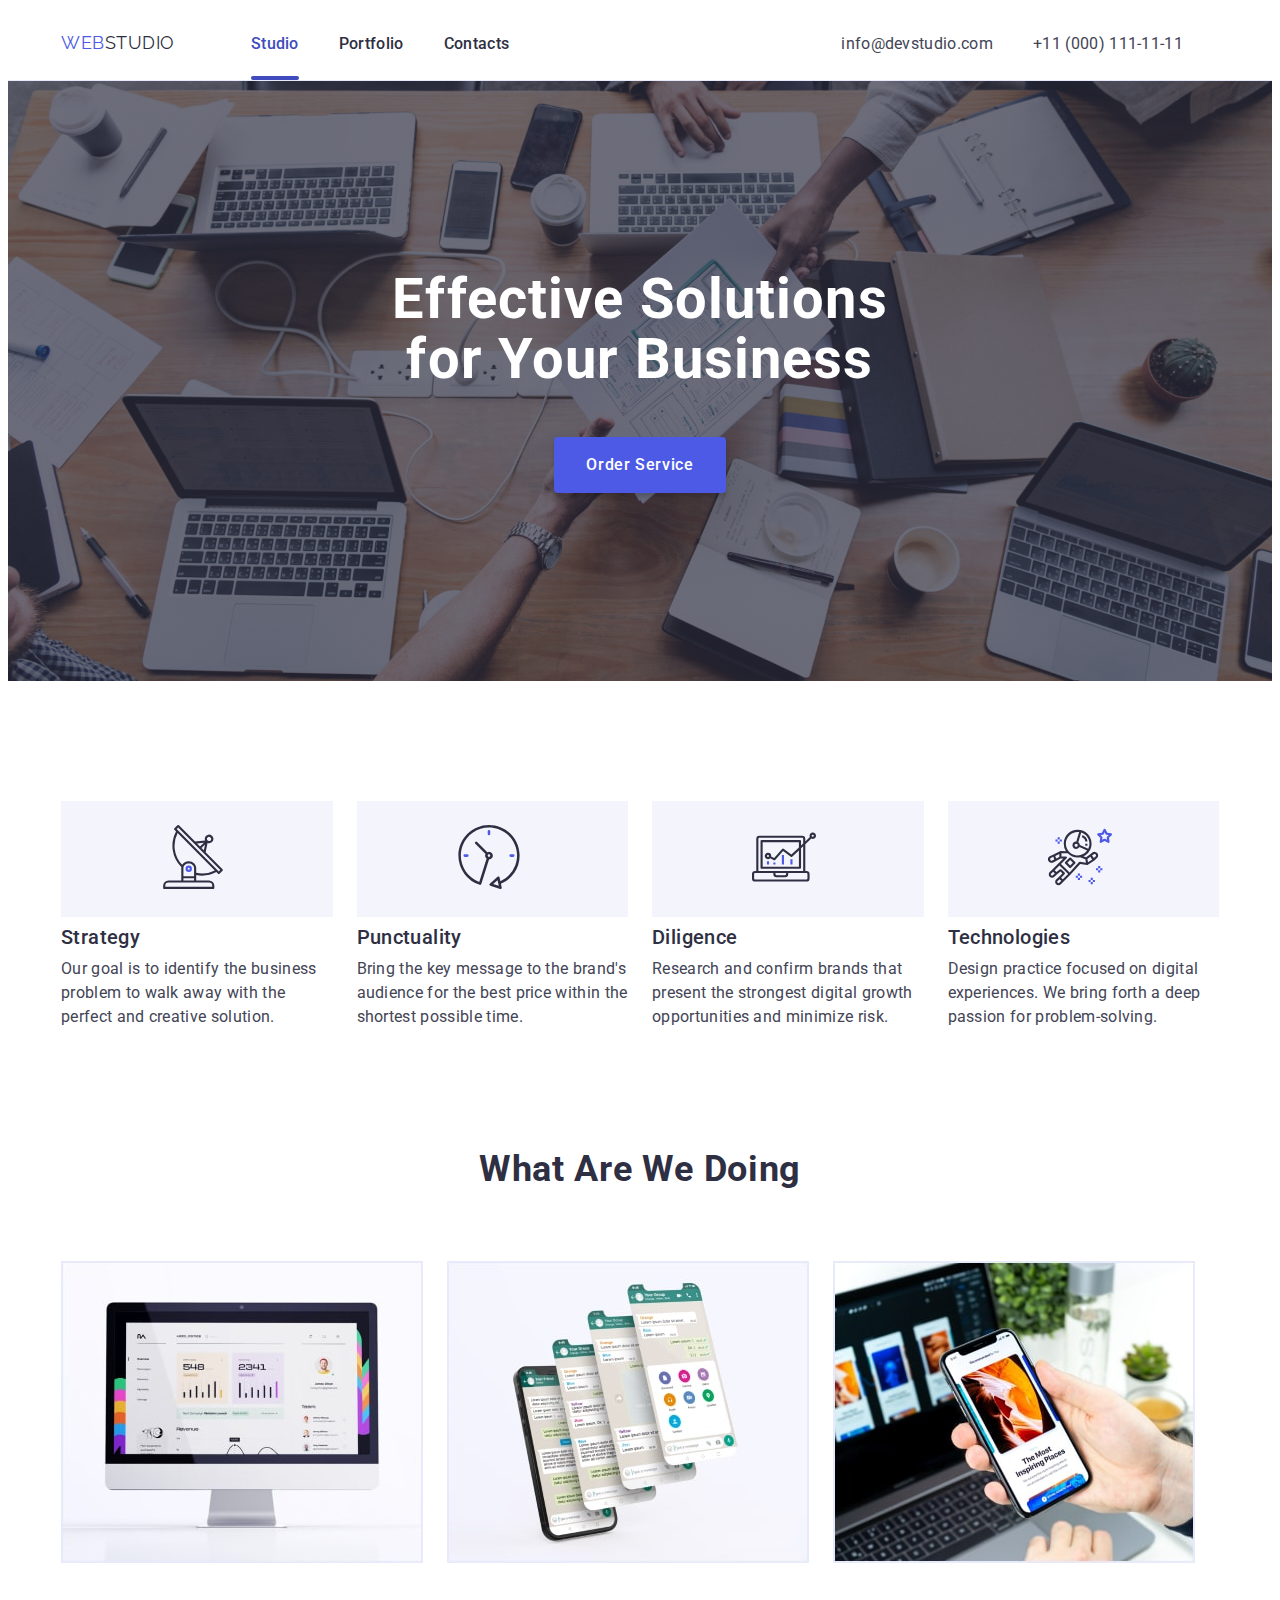
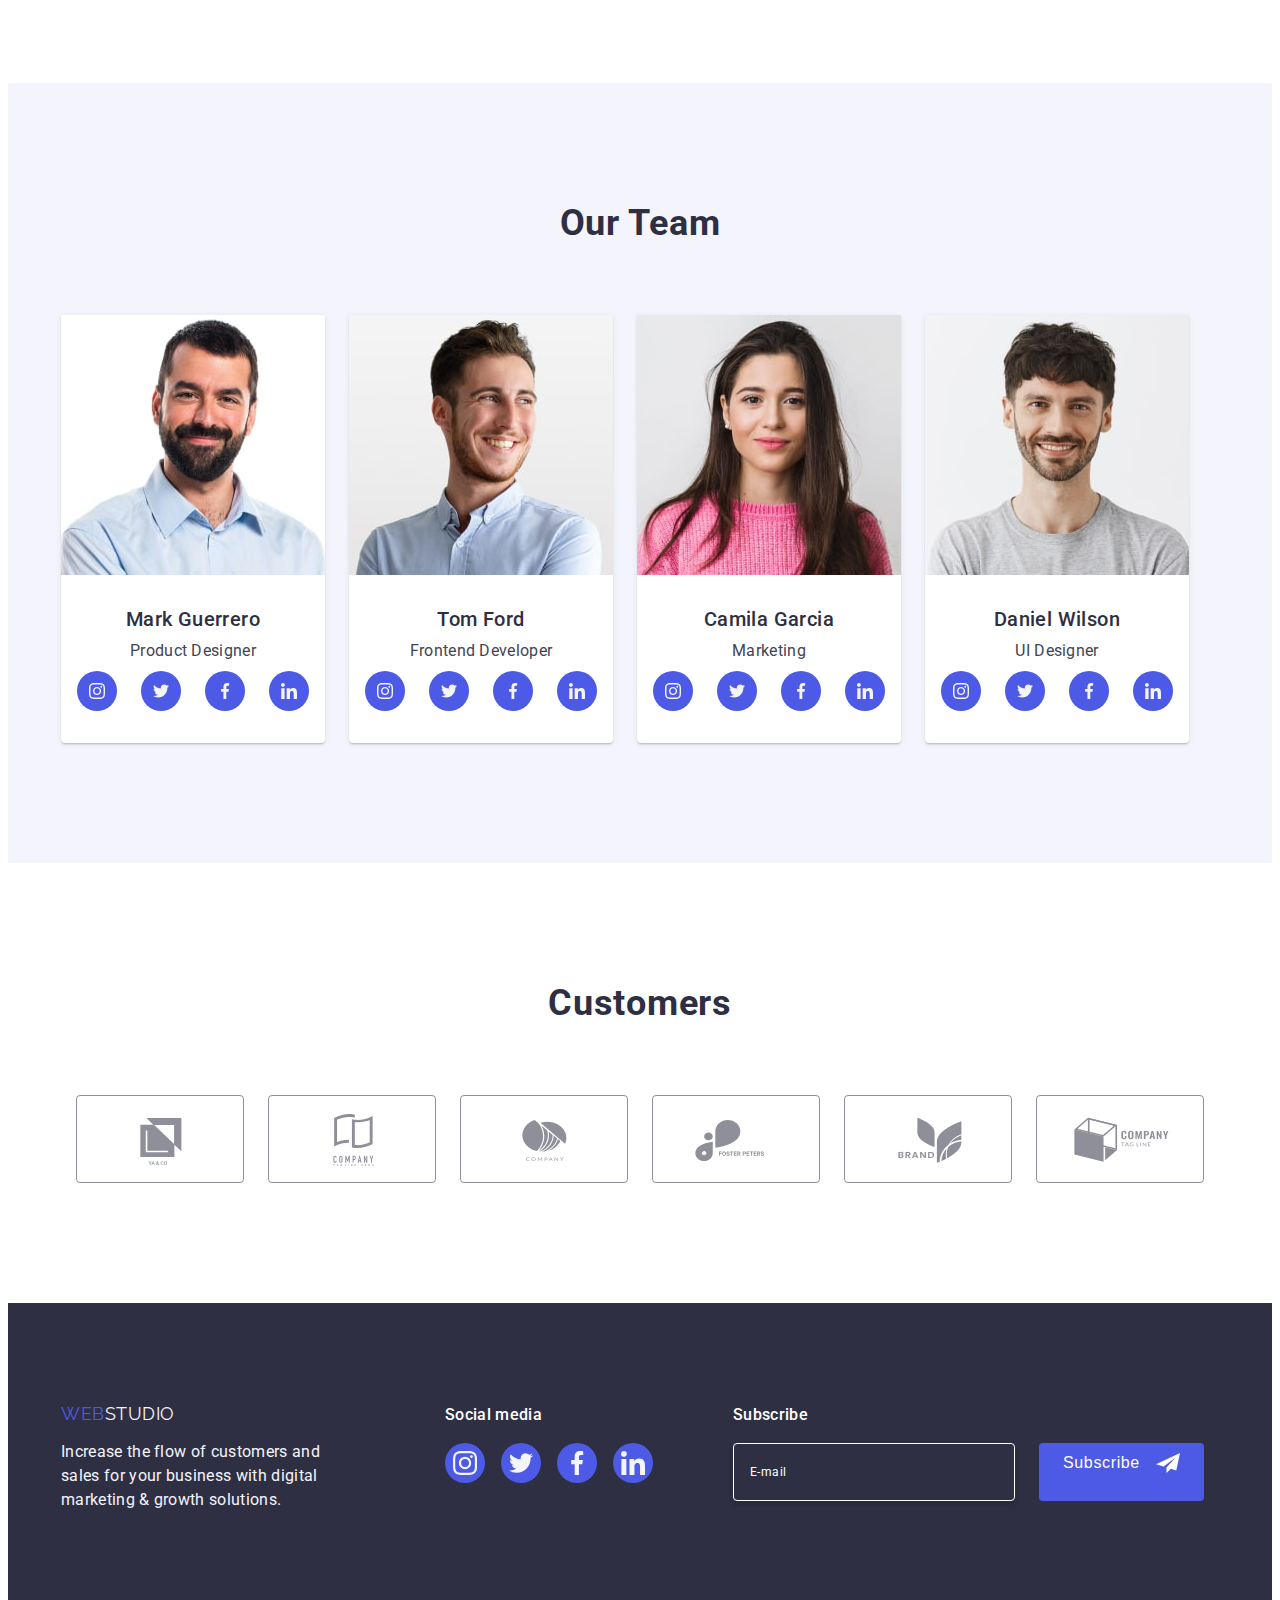
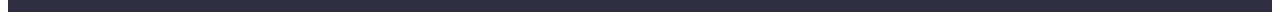
<file: index.html>
<!DOCTYPE html>
<html lang="en">
  <head>
    <meta charset="UTF-8" />
    <meta name="viewport" content="width=device-width, initial-scale=1.0" />
    <link rel="preconnect" href="https://fonts.googleapis.com" />
    <link rel="preconnect" href="https://fonts.gstatic.com" crossorigin />
    <link
      href="https://fonts.googleapis.com/css2?family=Raleway:ital,wght@0,800;1,800&family=Roboto:wght@400;500;700;900&display=swap"
      rel="stylesheet"
    />
    <link
      rel="stylesheet"
      href="https://cdnjs.cloudflare.com/ajax/libs/modern-normalize/2.0.0/modern-normalize.min.css"
      integrity="sha512-4xo8blKMVCiXpTaLzQSLSw3KFOVPWhm/TRtuPVc4WG6kUgjH6J03IBuG7JZPkcWMxJ5huwaBpOpnwYElP/m6wg=="
      crossorigin="anonymous"
      referrerpolicy="no-referrer"
    />
    <link href="./css/styles.css" rel="stylesheet" />
    <title>Webstudio</title>
  </head>
  <body>
    <header>
      <div class="header-content container">
        <nav>
          <a href="./index.html" class="logo-link"
            ><span class="logo">Web</span>studio</a
          >
          <ul class="nav-links">
            <li><a class="nav-link current" href="./index.html">Studio</a></li>
            <li><a class="nav-link" href="./portfolio.html">Portfolio</a></li>
            <li><a class="nav-link" href="">Contacts</a></li>
          </ul>
        </nav>
        <address>
          <ul class="addresses">
            <li><a href="mailto:info@devstudio.com">info@devstudio.com</a></li>
            <li><a href="tel:+110001111111">+11 (000) 111-11-11</a></li>
          </ul>
        </address>
      </div>
    </header>
    <main>
      <section class="hero">
        <div class="hero-content container">
          <h1 class="title">Effective Solutions for Your Business</h1>
          <button type="button" data-modal-open>Order Service</button>
        </div>
      </section>
      <section class="advantages">
        <div class="container">
          <h2 class="visually-hidden">Advantages</h2>
          <ul class="advantages-list">
            <li class="advantages-item">
              <div class="advantages-icon-background">
                <svg width="64px" height="64px">
                  <use href="./images/icons.svg#icon-antenna-1"></use>
                </svg>
              </div>
              <h3>Strategy</h3>
              <p>
                Our goal is to identify the business problem to walk away with
                the perfect and creative solution.
              </p>
            </li>
            <li class="advantages-item">
              <div class="advantages-icon-background">
                <svg width="64px" height="64px">
                  <use href="./images/icons.svg#icon-clock-1"></use>
                </svg>
              </div>
              <h3>Punctuality</h3>
              <p>
                Bring the key message to the brand's audience for the best price
                within the shortest possible time.
              </p>
            </li>
            <li class="advantages-item">
              <div class="advantages-icon-background">
                <svg width="64px" height="64px">
                  <use href="./images/icons.svg#icon-diagram-1"></use>
                </svg>
              </div>
              <h3>Diligence</h3>
              <p>
                Research and confirm brands that present the strongest digital
                growth opportunities and minimize risk.
              </p>
            </li>
            <li class="advantages-item">
              <div class="advantages-icon-background">
                <svg width="64px" height="64px">
                  <use href="./images/icons.svg#icon-astronaut-1"></use>
                </svg>
              </div>
              <h3>Technologies</h3>
              <p>
                Design practice focused on digital experiences. We bring forth a
                deep passion for problem-solving.
              </p>
            </li>
          </ul>
        </div>
      </section>
      <section class="section">
        <div class="container">
          <h2 class="main-page-title">What are we doing</h2>
          <ul class="main-project-list">
            <li class="main-project-item">
              <img
                src="./images/what_are_we_doing/img1.jpg"
                alt="Desktop app"
                width="360"
                height="300"
              />
            </li>
            <li class="main-project-item">
              <img
                src="./images/what_are_we_doing/img2.jpg"
                alt="Mobile messenger"
                width="360"
                height="300"
              />
            </li>
            <li class="main-project-item">
              <img
                src="./images/what_are_we_doing/img3.jpg"
                alt="Mobile app"
                width="360"
                height="300"
              />
            </li>
          </ul>
        </div>
      </section>
      <section class="section team">
        <div class="container">
          <h2 class="main-page-title">Our team</h2>
          <ul class="team-list">
            <li class="team-item">
              <img
                src="./images/team/img-3.jpg"
                alt="A man with a dark beard"
                width="264"
                height="260"
              />
              <h3>Mark Guerrero</h3>
              <p>Product Designer</p>
              <ul class="team-socials-list">
                <li>
                  <a class="team-social-link" href="https://www.instagram.com/">
                    <svg width="16" height="16">
                      <use href="./images/icons.svg#icon-instagram-2"></use>
                    </svg>
                  </a>
                </li>
                <li>
                  <a class="team-social-link" href="https://twitter.com/">
                    <svg width="16" height="16">
                      <use href="./images/icons.svg#icon-twitter-1"></use>
                    </svg>
                  </a>
                </li>
                <li>
                  <a class="team-social-link" href="https://www.facebook.com/">
                    <svg width="16" height="16">
                      <use href="./images/icons.svg#icon-facebook-1"></use>
                    </svg>
                  </a>
                </li>
                <li>
                  <a class="team-social-link" href="https://www.linkedin.com/">
                    <svg width="16" height="16">
                      <use href="./images/icons.svg#icon-linkedin-1"></use>
                    </svg>
                  </a>
                </li>
              </ul>
            </li>
            <li class="team-item">
              <img
                src="./images/team/img-2.jpg"
                alt="A young man with a wide smile"
                width="264"
                height="260"
              />
              <h3>Tom Ford</h3>
              <p>Frontend Developer</p>
              <ul class="team-socials-list">
                <li>
                  <a class="team-social-link" href="https://www.instagram.com/">
                    <svg width="16" height="16">
                      <use href="./images/icons.svg#icon-instagram-2"></use>
                    </svg>
                  </a>
                </li>
                <li>
                  <a class="team-social-link" href="https://twitter.com/">
                    <svg width="16" height="16">
                      <use href="./images/icons.svg#icon-twitter-1"></use>
                    </svg>
                  </a>
                </li>
                <li>
                  <a class="team-social-link" href="https://www.facebook.com/">
                    <svg width="16" height="16">
                      <use href="./images/icons.svg#icon-facebook-1"></use>
                    </svg>
                  </a>
                </li>
                <li>
                  <a class="team-social-link" href="https://www.linkedin.com/">
                    <svg width="16" height="16">
                      <use href="./images/icons.svg#icon-linkedin-1"></use>
                    </svg>
                  </a>
                </li>
              </ul>
            </li>
            <li class="team-item">
              <img
                src="./images/team/img-1.jpg"
                alt="A young woman"
                width="264"
                height="260"
              />
              <h3>Camila Garcia</h3>
              <p>Marketing</p>
              <ul class="team-socials-list">
                <li>
                  <a class="team-social-link" href="https://www.instagram.com/">
                    <svg width="16" height="16">
                      <use href="./images/icons.svg#icon-instagram-2"></use>
                    </svg>
                  </a>
                </li>
                <li>
                  <a class="team-social-link" href="https://twitter.com/">
                    <svg width="16" height="16">
                      <use href="./images/icons.svg#icon-twitter-1"></use>
                    </svg>
                  </a>
                </li>
                <li>
                  <a class="team-social-link" href="https://www.facebook.com/">
                    <svg width="16" height="16">
                      <use href="./images/icons.svg#icon-facebook-1"></use>
                    </svg>
                  </a>
                </li>
                <li>
                  <a class="team-social-link" href="https://www.linkedin.com/">
                    <svg width="16" height="16">
                      <use href="./images/icons.svg#icon-linkedin-1"></use>
                    </svg>
                  </a>
                </li>
              </ul>
            </li>
            <li class="team-item">
              <img
                src="./images/team/img.jpg"
                alt="A young man with a sparse beard"
                width="264"
                height="260"
              />
              <h3>Daniel Wilson</h3>
              <p>UI Designer</p>
              <ul class="team-socials-list">
                <li>
                  <a class="team-social-link" href="https://www.instagram.com/">
                    <svg width="16" height="16">
                      <use href="./images/icons.svg#icon-instagram-2"></use>
                    </svg>
                  </a>
                </li>
                <li>
                  <a class="team-social-link" href="https://twitter.com/">
                    <svg width="16" height="16">
                      <use href="./images/icons.svg#icon-twitter-1"></use>
                    </svg>
                  </a>
                </li>
                <li>
                  <a class="team-social-link" href="https://www.facebook.com/">
                    <svg width="16" height="16">
                      <use href="./images/icons.svg#icon-facebook-1"></use>
                    </svg>
                  </a>
                </li>
                <li>
                  <a class="team-social-link" href="https://www.linkedin.com/">
                    <svg width="16" height="16">
                      <use href="./images/icons.svg#icon-linkedin-1"></use>
                    </svg>
                  </a>
                </li>
              </ul>
            </li>
          </ul>
        </div>
      </section>
      <section class="customers section">
        <div class="container">
          <h2 class="main-page-title">Customers</h2>
          <ul class="customers-list">
            <li>
              <a class="customer-link" href="">
                <svg class="customer-icon" width="104px" height="56px">
                  <use href="./images/icons.svg#icon-Logo"></use>
                </svg>
              </a>
            </li>
            <li>
              <a class="customer-link" href="">
                <svg class="customer-icon" width="104px" height="56px">
                  <use href="./images/icons.svg#icon-Logo-1"></use>
                </svg>
              </a>
            </li>
            <li>
              <a class="customer-link" href="">
                <svg class="customer-icon" width="104px" height="56px">
                  <use href="./images/icons.svg#icon-Logo-2"></use>
                </svg>
              </a>
            </li>
            <li>
              <a class="customer-link" href="">
                <svg class="customer-icon" width="104px" height="56px">
                  <use href="./images/icons.svg#icon-Logo-3"></use>
                </svg>
              </a>
            </li>
            <li>
              <a class="customer-link" href="">
                <svg class="customer-icon" width="104px" height="56px">
                  <use href="./images/icons.svg#icon-Logo-4"></use>
                </svg>
              </a>
            </li>
            <li>
              <a class="customer-link" href="">
                <svg class="customer-icon" width="104px" height="56px">
                  <use href="./images/icons.svg#icon-Logo-5"></use>
                </svg>
              </a>
            </li>
          </ul>
        </div>
      </section>
    </main>
    <footer>
      <div class="footer-content container">
        <div class="footer-logo-paragraph">
          <a href="./index.html" class="logo-link"
            ><span class="logo">Web</span>studio</a
          >
          <p class="footer-attract">
            Increase the flow of customers and sales for your business with
            digital marketing & growth solutions.
          </p>
        </div>
        <div class="footer-socials-content">
          <p class="footer-title">Social media</p>
          <ul class="footer-socials-list">
            <li>
              <a class="footer-social-link" href="https://www.instagram.com/">
                <svg width="24" height="24">
                  <use href="./images/icons.svg#icon-instagram-2"></use>
                </svg>
              </a>
            </li>
            <li>
              <a class="footer-social-link" href="https://twitter.com/">
                <svg width="24" height="24">
                  <use href="./images/icons.svg#icon-twitter-1"></use>
                </svg>
              </a>
            </li>
            <li>
              <a class="footer-social-link" href="https://www.facebook.com/">
                <svg width="24" height="24">
                  <use href="./images/icons.svg#icon-facebook-1"></use>
                </svg>
              </a>
            </li>
            <li>
              <a class="footer-social-link" href="https://www.linkedin.com/">
                <svg width="24" height="24">
                  <use href="./images/icons.svg#icon-linkedin-1"></use>
                </svg>
              </a>
            </li>
          </ul>
        </div>
        <div>
          <p class="footer-title">Subscribe</p>
          <form class="subs-form">
            <label class="visually-hidden" for="subscribe-email"> Email </label>
            <input
              class="subs-email-field"
              type="email"
              name="email"
              placeholder="E-mail"
              id="subscribe-email"
            />
            <button type="submit">
              Subscribe
              <svg class="send-icon" width="24px" height="24px">
                <use href="./images/icons.svg#icon-send"></use>
              </svg>
            </button>
          </form>
        </div>
      </div>
    </footer>
    <div class="backdrop is-hidden" data-modal>
      <div class="modal">
        <button class="modal-button" type="button" data-modal-close>
          <svg class="close-icon" width="8px" height="8px">
            <use href="./images/icons.svg#icon-close"></use>
          </svg>
        </button>
        <p class="modal-title">Leave your contacts and we will call you back</p>
        <form class="modal-form">
          <label class="modal-form-label" for="username"> Name </label>
          <div class="input-icon">
            <input
              class="modal-form-input"
              type="text"
              name="username"
              id="username"
            />
            <svg class="name-icon" width="18" height="18">
              <use href="./images/icons.svg#icon-person"></use>
            </svg>
          </div>
          <label class="modal-form-label" for="phone"> Phone </label>
          <div class="input-icon">
            <input
              class="modal-form-input"
              type="tel"
              name="phone-number"
              id="phone"
              required
            />
            <svg class="phone-icon" width="18" height="24">
              <use href="./images/icons.svg#icon-phone"></use>
            </svg>
          </div>
          <label class="modal-form-label" for="email"> Email </label>
          <div class="input-icon">
            <input
              class="modal-form-input"
              type="email"
              name="email"
              id="email"
            />
            <svg class="email-icon" width="18" height="24">
              <use href="./images/icons.svg#icon-email"></use>
            </svg>
          </div>
          <label class="modal-form-label" for="comment"> Comment </label>
          <textarea
            class="modal-form-input comment"
            name="comment"
            id="comment"
            placeholder="Text input"
          ></textarea>
          <input
            class="visually-hidden"
            type="checkbox"
            name="checkbox"
            id="checkbox"
          />
          <label class="modal-form-label privacy" for="checkbox">
            <svg class="checkbox-arrow" width="10" height="8">
              <use href="./images/icons.svg#icon-arrow"></use>
            </svg>
            I accept the terms and conditions of the
            <a href="">Privacy Policy</a>
          </label>
          <button class="modal-send-button" type="submit">Send</button>
        </form>
      </div>
    </div>
    <script src="./js/modal.js"></script>
  </body>
</html>
</file>
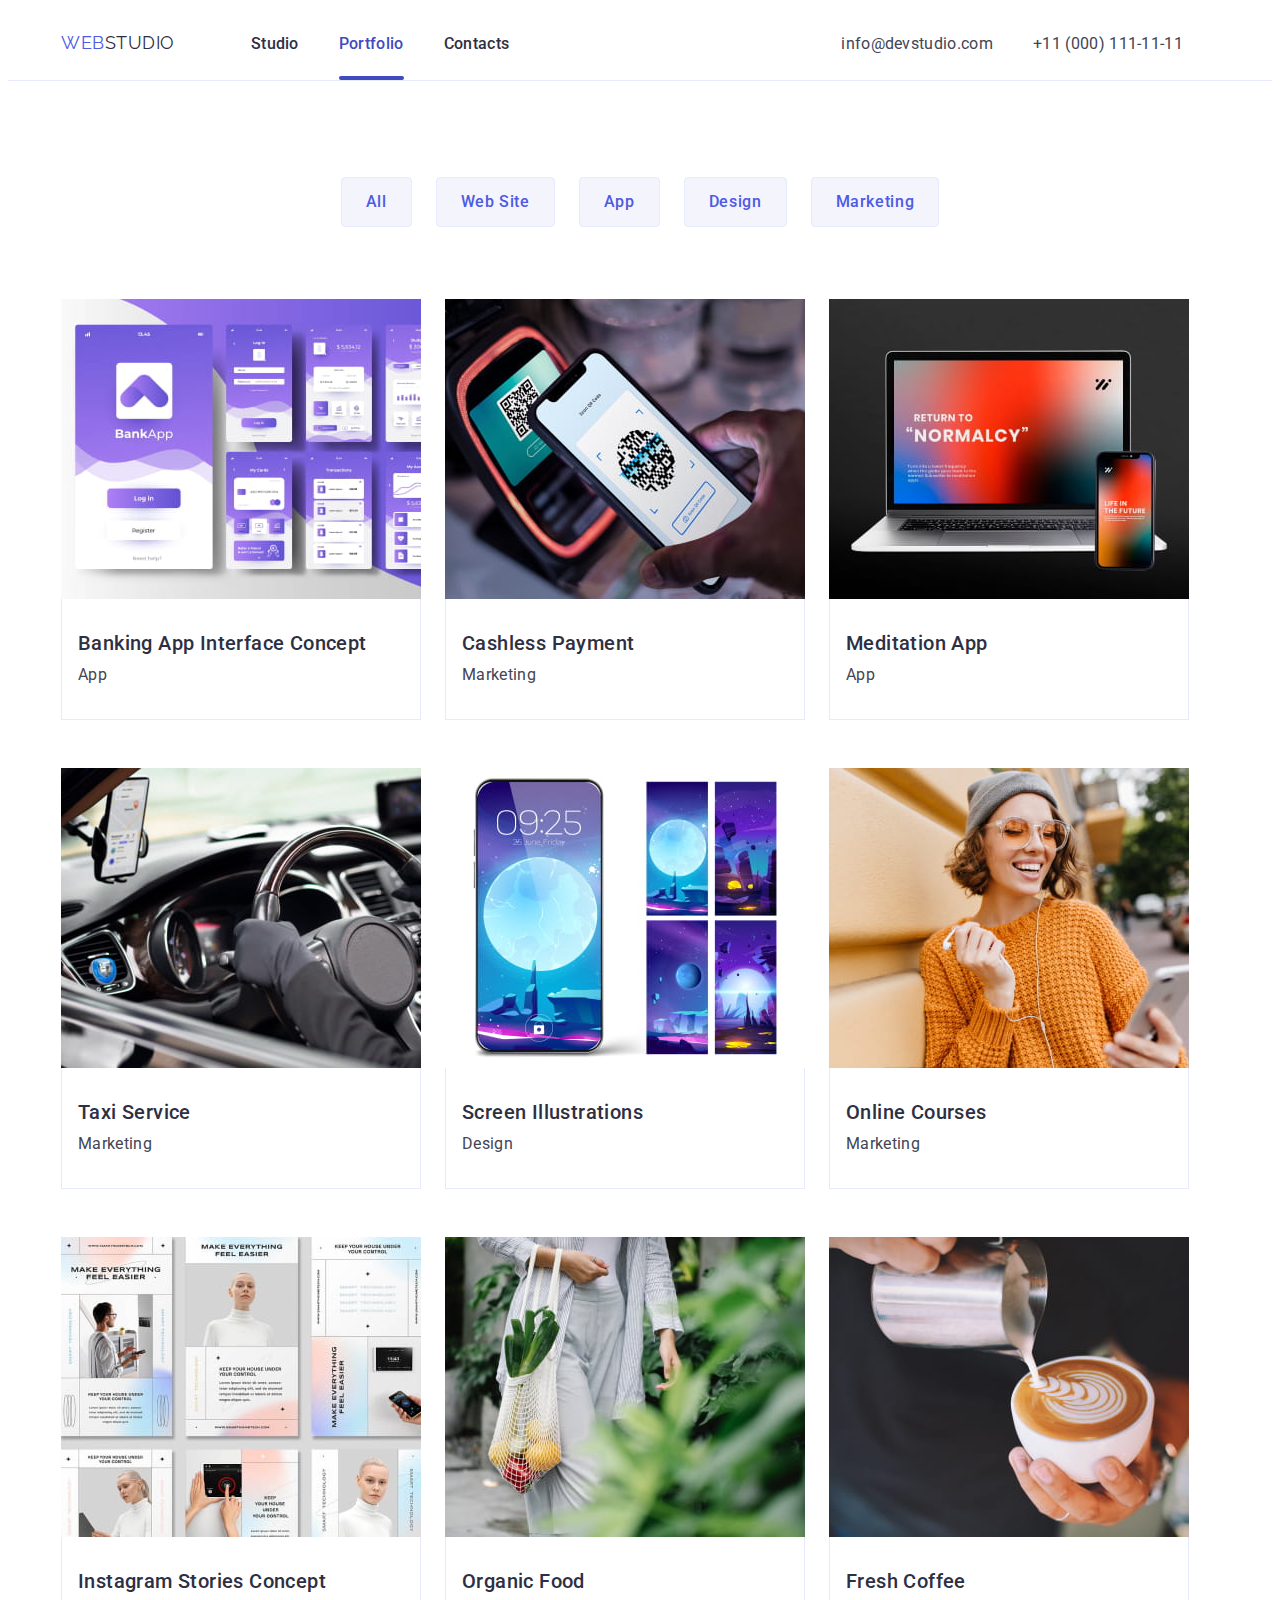
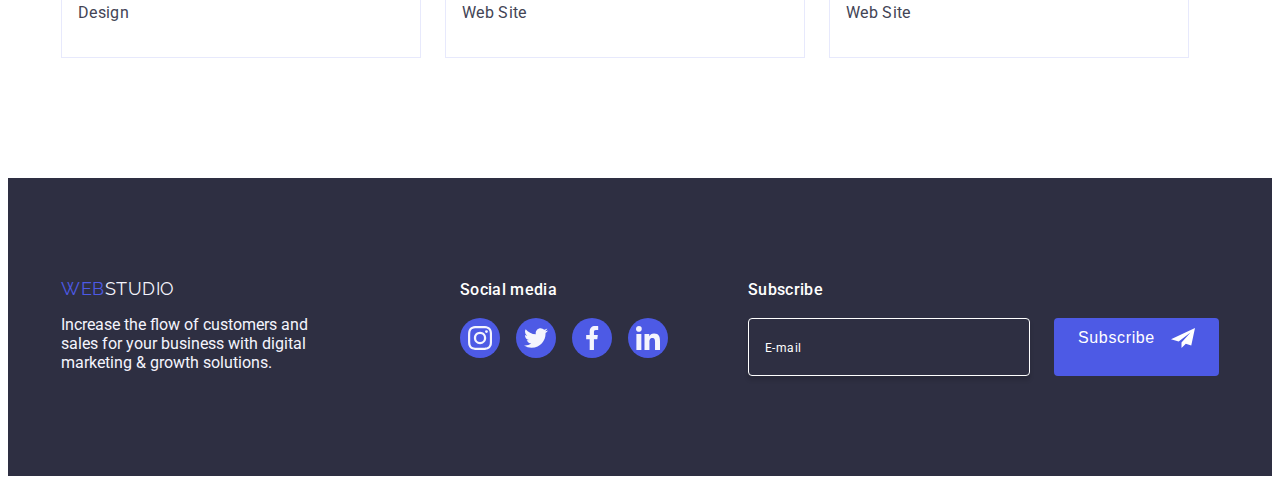
<file: portfolio.html>
<!DOCTYPE html>
<html lang="en">
  <head>
    <meta charset="UTF-8" />
    <meta name="viewport" content="width=device-width, initial-scale=1.0" />
    <link rel="preconnect" href="https://fonts.googleapis.com" />
    <link rel="preconnect" href="https://fonts.gstatic.com" crossorigin />
    <link
      href="https://fonts.googleapis.com/css2?family=Raleway:ital,wght@0,800;1,800&family=Roboto:wght@400;500;700;900&display=swap"
      rel="stylesheet"
    />
    <link
      rel="stylesheet"
      href="https://cdnjs.cloudflare.com/ajax/libs/modern-normalize/2.0.0/modern-normalize.min.css"
      integrity="sha512-4xo8blKMVCiXpTaLzQSLSw3KFOVPWhm/TRtuPVc4WG6kUgjH6J03IBuG7JZPkcWMxJ5huwaBpOpnwYElP/m6wg=="
      crossorigin="anonymous"
      referrerpolicy="no-referrer"
    />
    <link href="./css/styles.css" rel="stylesheet" />
    <title>Portfolio</title>
  </head>
  <body>
    <header>
      <div class="header-content container">
        <nav>
          <a href="./index.html" class="logo-link"
            ><span class="logo">Web</span>studio</a
          >
          <ul class="nav-links">
            <li><a class="nav-link" href="./index.html">Studio</a></li>
            <li>
              <a class="nav-link current" href="./portfolio.html">Portfolio</a>
            </li>
            <li><a class="nav-link" href="">Contacts</a></li>
          </ul>
        </nav>
        <address>
          <ul class="addresses">
            <li>
              <a href="mailto:info@devstudio.com">info@devstudio.com</a>
            </li>
            <li>
              <a href="tel:+110001111111">+11 (000) 111-11-11</a>
            </li>
          </ul>
        </address>
      </div>
    </header>
    <main>
      <section class="section portfolio">
        <div class="container">
          <h1 class="visually-hidden">Portfolio</h1>
          <ul class="filters-buttons">
            <li><button type="button">All</button></li>
            <li><button type="button">Web Site</button></li>
            <li><button type="button">App</button></li>
            <li><button type="button">Design</button></li>
            <li><button type="button">Marketing</button></li>
          </ul>
          <ul class="portfolio-list">
            <li class="portfolio-item">
              <a href="">
                <div class="thumb">
                  <img
                    src="./images/portfolio/img-8.jpg"
                    alt="Banking App Interface Concept"
                    width="360"
                    height="300"
                  />
                  <div class="overlay">
                    <p>
                      14 Stylish and User-Friendly App Design Concepts · Task
                      Manager App · Calorie Tracker App · Exotic Fruit Ecommerce
                      App · Cloud Storage App
                    </p>
                  </div>
                </div>
                <div class="portfolio-content">
                  <h2>Banking App Interface Concept</h2>
                  <p class="project-type-text">App</p>
                </div>
              </a>
            </li>
            <li class="portfolio-item">
              <a href="">
                <div class="thumb">
                  <img
                    src="./images/portfolio/img-7.jpg"
                    alt="Cashless Payment"
                    width="360"
                    height="300"
                  />
                  <div class="overlay">
                    <p>
                      14 Stylish and User-Friendly App Design Concepts · Task
                      Manager App · Calorie Tracker App · Exotic Fruit Ecommerce
                      App · Cloud Storage App
                    </p>
                  </div>
                </div>
                <div class="portfolio-content">
                  <h2>Cashless Payment</h2>
                  <p class="project-type-text">Marketing</p>
                </div>
              </a>
            </li>
            <li class="portfolio-item">
              <a href="">
                <div class="thumb">
                  <img
                    src="./images/portfolio/img-6.jpg"
                    alt="Meditation App"
                    width="360"
                    height="300"
                  />
                  <div class="overlay">
                    <p>
                      14 Stylish and User-Friendly App Design Concepts · Task
                      Manager App · Calorie Tracker App · Exotic Fruit Ecommerce
                      App · Cloud Storage App
                    </p>
                  </div>
                </div>
                <div class="portfolio-content">
                  <h2>Meditation App</h2>
                  <p class="project-type-text">App</p>
                </div>
              </a>
            </li>
            <li class="portfolio-item">
              <a href="">
                <div class="thumb">
                  <img
                    src="./images/portfolio/img-5.jpg"
                    alt="Taxi Service"
                    width="360"
                    height="300"
                  />
                  <div class="overlay">
                    <p>
                      14 Stylish and User-Friendly App Design Concepts · Task
                      Manager App · Calorie Tracker App · Exotic Fruit Ecommerce
                      App · Cloud Storage App
                    </p>
                  </div>
                </div>
                <div class="portfolio-content">
                  <h2>Taxi Service</h2>
                  <p class="project-type-text">Marketing</p>
                </div>
              </a>
            </li>
            <li class="portfolio-item">
              <a href="">
                <div class="thumb">
                  <img
                    src="./images/portfolio/img-4.jpg"
                    alt="Screen Illustrations"
                    width="360"
                    height="300"
                  />
                  <div class="overlay">
                    <p>
                      14 Stylish and User-Friendly App Design Concepts · Task
                      Manager App · Calorie Tracker App · Exotic Fruit Ecommerce
                      App · Cloud Storage App
                    </p>
                  </div>
                </div>
                <div class="portfolio-content">
                  <h2>Screen Illustrations</h2>
                  <p class="project-type-text">Design</p>
                </div>
              </a>
            </li>
            <li class="portfolio-item">
              <a href="">
                <div class="thumb">
                  <img
                    src="./images/portfolio/img-3.jpg"
                    alt="Online Courses"
                    width="360"
                    height="300"
                  />
                  <div class="overlay">
                    <p>
                      14 Stylish and User-Friendly App Design Concepts · Task
                      Manager App · Calorie Tracker App · Exotic Fruit Ecommerce
                      App · Cloud Storage App
                    </p>
                  </div>
                </div>
                <div class="portfolio-content">
                  <h2>Online Courses</h2>
                  <p class="project-type-text">Marketing</p>
                </div>
              </a>
            </li>
            <li class="portfolio-item">
              <a href="">
                <div class="thumb">
                  <img
                    src="./images/portfolio/img-2.jpg"
                    alt="Instagram Stories Concept"
                    width="360"
                    height="300"
                  />
                  <div class="overlay">
                    <p>
                      14 Stylish and User-Friendly App Design Concepts · Task
                      Manager App · Calorie Tracker App · Exotic Fruit Ecommerce
                      App · Cloud Storage App
                    </p>
                  </div>
                </div>
                <div class="portfolio-content">
                  <h2>Instagram Stories Concept</h2>
                  <p class="project-type-text">Design</p>
                </div>
              </a>
            </li>
            <li class="portfolio-item">
              <a href="">
                <div class="thumb">
                  <img
                    src="./images/portfolio/img-1.jpg"
                    alt="Organic Food"
                    width="360"
                    height="300"
                  />
                  <div class="overlay">
                    <p>
                      14 Stylish and User-Friendly App Design Concepts · Task
                      Manager App · Calorie Tracker App · Exotic Fruit Ecommerce
                      App · Cloud Storage App
                    </p>
                  </div>
                </div>
                <div class="portfolio-content">
                  <h2>Organic Food</h2>
                  <p class="project-type-text">Web Site</p>
                </div>
              </a>
            </li>
            <li class="portfolio-item">
              <a href="">
                <div class="thumb">
                  <img
                    src="./images/portfolio/img.jpg"
                    alt="Fresh Coffee"
                    width="360"
                    height="300"
                  />
                  <div class="overlay">
                    <p>
                      14 Stylish and User-Friendly App Design Concepts · Task
                      Manager App · Calorie Tracker App · Exotic Fruit Ecommerce
                      App · Cloud Storage App
                    </p>
                  </div>
                </div>
                <div class="portfolio-content">
                  <h2>Fresh Coffee</h2>
                  <p class="project-type-text">Web Site</p>
                </div>
              </a>
            </li>
          </ul>
        </div>
      </section>
    </main>
    <footer>
      <div class="footer-content container">
        <div class="footer-logo-paragraph">
          <a href="./index.html" class="logo-link"
            ><span class="logo">Web</span>studio</a
          >
          <p>
            Increase the flow of customers and sales for your business with
            digital marketing & growth solutions.
          </p>
        </div>
        <div class="footer-socials-content">
          <h2 class="footer-title">Social media</h2>
          <ul class="footer-socials-list">
            <li>
              <a class="footer-social-link" href="https://www.instagram.com/">
                <svg width="24" height="24">
                  <use href="./images/icons.svg#icon-instagram-2"></use>
                </svg>
              </a>
            </li>
            <li>
              <a class="footer-social-link" href="https://twitter.com/">
                <svg width="24" height="24">
                  <use href="./images/icons.svg#icon-twitter-1"></use>
                </svg>
              </a>
            </li>
            <li>
              <a class="footer-social-link" href="https://www.facebook.com/">
                <svg width="24" height="24">
                  <use href="./images/icons.svg#icon-facebook-1"></use>
                </svg>
              </a>
            </li>
            <li>
              <a class="footer-social-link" href="https://www.linkedin.com/">
                <svg width="24" height="24">
                  <use href="./images/icons.svg#icon-linkedin-1"></use>
                </svg>
              </a>
            </li>
          </ul>
        </div>
        <div>
          <h2 class="footer-title">Subscribe</h2>
          <form class="subs-form">
            <label class="visually-hidden" for="subscribe-email"> Email </label>
            <input
              class="subs-email-field"
              type="email"
              name="email"
              placeholder="E-mail"
              id="subscribe-email"
            />
            <button type="submit">
              Subscribe
              <svg class="send-icon" width="24px" height="24px">
                <use href="./images/icons.svg#icon-send"></use>
              </svg>
            </button>
          </form>
        </div>
      </div>
    </footer>
  </body>
</html>
</file>
<file: css/styles.css>
:root {
    --main-text-color: #434455;
    --main-background-color: #fff;
    --header-text-color: #2e2f42;
    --primary-brand-color: #4d5ae5;
    --pressed-state-color: #404bbf;
    --header-background-color: #fff;
    --hero-background-color: #2e2f42;
    --footer-background-color: #2e2f42;
    --footer-text-color: #f4f4fd;
    --footer-social-background-color: #31d0aa;
    --filters-buttons-color: #f4f4fd;
}

body {
    font-family: "Roboto", sans-serif;
    color: var(--main-text-color);
    background-color: var(--main-background-color);
}

.container {
    max-width: 1158px;
    padding-left: 15px;
    padding-right: 15px;
    margin-left: auto;
    margin-right: auto;
}

h1, h2, h3, h4, h5, h6 {
    margin: 0;
}

.visually-hidden {
    position: absolute;
    width: 1px;
    height: 1px;
    margin: -1px;
    border: 0;
    padding: 0;

    white-space: nowrap;
    clip-path: inset(100%);
    clip: rect(0 0 0 0);
    overflow: hidden;
}

p {
    margin: 0;
}

ul {
    list-style-type: none;
    margin: 0;
    padding-left: 0;
}

img {
    display: block;
    max-width: 100%;
    height: auto
}

a {
    text-decoration: none;
}

.section {
    padding-bottom: 120px;
}

input, textarea {
    font-family: inherit;
}

.header-content {
    display: flex;
}

nav {
    display: flex;
    margin-right: 332px;
}

address {
    display: flex;
}

.logo {
    color: var(--primary-brand-color);
}

header .logo-link {
    font-family: "Raleway", sans-serif;
    color: var(--header-text-color);
    font-size: 18px;
    line-height: 1.16667;
    letter-spacing: 0.03em;
    text-transform: uppercase; 

    margin-right: 76px;
    display: block;
    padding: 24px 0;
}

.nav-links {
    display: flex;
    gap: 40px;
}

.nav-link {
    font-weight: 500;
    font-size: 16px;
    line-height: 1.5;
    letter-spacing: 0.02em;
    color: #2e2f42;

    display: block;
    padding: 24px 0;
}

.nav-links a:hover,
.nav-links a:focus {
    color: var(--pressed-state-color); 
}

.current {
    display: flex;
    flex-direction: column;
    row-gap: 20px;
    color: var(--pressed-state-color);
    padding-bottom: 0;
}

.current::after {
    border-radius: 2px;
    width: 100%;
    height: 4px;
    background-color: var(--pressed-state-color);
    content: "";
}

.addresses {
    display: flex;
    gap: 40px;
}

.addresses a {
    font-size: 16px;
    font-style: normal;
    line-height: 1.5;
    letter-spacing: 0.02em;
    color: var(--main-text-color);

    display: block;
    padding: 24px 0;
}

.addresses a:hover,
.addresses a:focus {
    color: var(--pressed-state-color);
}

header {
    background-color: var(--header-background-color);
    border-bottom: 1px solid #e7e9fc;
}

.hero {
    background-image: linear-gradient(to bottom, rgba(46, 47, 66, 0.7), rgba(46, 47, 66, 0.7)), url(../images/hero-img.jpg);
    background-color: var(--hero-background-color);
    background-repeat: no-repeat;
    background-size: 1440px;
    background-position: center center;

    padding: 188px 0;
}

.hero-content {
    display: flex;
    flex-direction: column;
    align-items: center;
}

.hero .title {
    font-weight: 700;
    font-size: 56px;
    line-height: 1.07143;
    letter-spacing: 0.02em;
    color: #fff;
    text-align: center;

    margin-bottom: 48px;
    width: 496px;
}

.hero button {
    font-family: inherit;
    font-weight: 500;
    font-size: 16px;
    line-height: 1.5;
    letter-spacing: 0.04em;
    color: #fff;
    background-color: var(--primary-brand-color);
    cursor: pointer;
    box-shadow: 0 4px 4px 0 rgba(0, 0, 0, 0.15);

    padding: 16px 32px;
    border: none;
    border-radius: 4px;
    min-width: 169px;

    transition: background-color 250ms cubic-bezier(0.4, 0, 0.2, 1) 0ms;
}

.hero button:hover,
.hero button:focus {
    background-color: var(--pressed-state-color)
}

.advantages {
    padding: 120px 0;
}

.advantages-list {
    display: flex;
    gap: 24px;
}

.advantages-item {
    flex-basis: calc((100% - 3*24px) / 4);
}

.advantages-icon-background {
    background-color: #f4f4fd;
    padding: 24px 100px;
    margin-bottom: 8px;
}

.advantages h3 {
    font-weight: 500;
    font-size: 20px;
    line-height: 1.2;
    letter-spacing: 0.02em;
    color: var(--header-text-color);

    margin-bottom: 8px;
}

.advantages p {
    font-size: 16px;
    line-height: 1.5;
    letter-spacing: 0.02em;
}

.main-project-list {
    display: flex;
    gap: 24px;
}

.main-project-item {
    border: 1px solid #e7e9fc;
    max-width: 360px;
}

.main-page-title {
    font-weight: 700;
    font-size: 36px;
    line-height: 1.11111;
    letter-spacing: 0.02em;
    text-transform: capitalize;
    text-align: center;
    color: #2e2f42;

    margin-bottom: 72px;
}

.team {
    background-color: #f4f4fd;
    padding-top: 120px;
}

.team-list {
    display: flex;
    gap: 24px;
}

.team-item {
    background-color: var(--main-background-color);
    border-radius: 0 0 4px 4px;
    box-shadow: 0 2px 1px 0 rgba(46, 47, 66, 0.08), 0 1px 1px 0 rgba(46, 47, 66, 0.16), 0 1px 6px 0 rgba(46, 47, 66, 0.08);
}

.team img { 
    margin-bottom: 32px;
}

.team h3 {
    font-weight: 500;
    font-size: 20px;
    line-height: 1.2;
    letter-spacing: 0.02em;
    text-align: center;
    color: var(--header-text-color);

    margin-bottom: 8px;
}

.team p {
    font-size: 16px;
    line-height: 1.5;
    letter-spacing: 0.02em;
    text-align: center;

    margin-bottom: 8px;
}

.team-socials-list {
    display: flex;
    gap: 24px;
    padding: 0 16px 32px 16px;
}

.team-social-link {
    display: flex;
    align-items: center;
    width: 40px;
    height: 40px;
    border-radius: 50%;
    background-color: var(--primary-brand-color);
    justify-content: center;

    transition: background-color 250ms cubic-bezier(0.4, 0, 0.2, 1) 0ms;
}

.team-social-link:hover,
.team-social-link:focus {
    background-color: var(--pressed-state-color);
}

.customers {
    padding-top: 120px;
}

.customers-list {
    display: flex;
    gap: 24px;
    justify-content: center;
}

.customer-link {
    display: flex;
    border: 1px solid #8e8f99;
    border-radius: 4px;
    padding: 15px 31px;

    transition: border-color 250ms cubic-bezier(0.4, 0, 0.2, 1) 0ms;
}

.customer-icon {
    fill: #8e8f99;

    transition: fill 250ms cubic-bezier(0.4, 0, 0.2, 1) 0ms;
}

.customer-link:hover .customer-icon,
.customer-link:focus .customer-icon {
    fill: var(--pressed-state-color)
}

.customer-link:hover,
.customer-link:focus {
    border-color: var(--pressed-state-color);
}

.footer-content {
    display: flex;
}

.footer-logo-paragraph {
    display: flex;
    margin-right: 120px;
    flex-direction: column;
}

footer .logo-link {
    font-family: "Raleway", sans-serif;
    color: var(--footer-text-color);
    font-size: 18px;
    line-height: 1.16667;
    letter-spacing: 0.03em;
    text-transform: uppercase;

    margin-bottom: 16px;
}

.footer-attract { 
    line-height: 1.5;
    letter-spacing: 0.02em;
    width: 264px;
}

footer {
    background-color: var(--footer-background-color);
    color: var(--footer-text-color);

    padding: 100px 0;
}

.footer-socials-content {
    display: flex;
    flex-direction: column;
    margin-right: 80px;
}

.footer-socials-list {
    display: flex;
    gap: 16px;

}

.footer-title {
    font-weight: 500;
    line-height: 1.5;
    letter-spacing: 0.02em;
    color: #fff;
    font-size: 16px;

    margin-bottom: 16px;
}

.footer-social-link {
    display: flex;
    align-items: center;
    width: 40px;
    height: 40px;
    border-radius: 50%;
    background-color: var(--primary-brand-color);
    justify-content: center;

    transition: background-color 250ms cubic-bezier(0.4, 0, 0.2, 1) 0ms; 
}

.footer-social-link:hover,
.footer-social-link:focus {
    background-color: var(--footer-social-background-color);
}

.subs-email-field {
    border: 1px solid #fff;
    width: 264px;
    height: 40px;
    border-radius: 4px;
    box-shadow: 0 4px 4px 0 rgba(0, 0, 0, 0.15);
    color: #fff;
    background-color: var(--footer-background-color);
    padding: 8px 0 8px 16px;
    margin-right: 24px;
}

.subs-form {
    display: flex;
    font-size: 12px;
}

.subs-email-field:focus-within {
    outline: none;
    border-color: var(--primary-brand-color);
}

.subs-email-field::placeholder {
    font-size: 12px;
    letter-spacing: 0.04em;
    line-height: 2;
    color: #fff;
}

footer button {
    display: flex;
    gap: 16px;
    font-weight: 500;
    line-height: 1.5;
    letter-spacing: 0.04em;
    font-size: 16px;
    color: #fff;
    text-align: center;
    background-color: var(--primary-brand-color);

    border: none;
    border-radius: 4px;
    min-width: 165px;
    padding: 8px 24px;
    cursor: pointer;

    transition: background-color 250ms cubic-bezier(0.4, 0, 0.2, 1);
}

footer button:hover,
footer button:focus {
    background-color: var(--pressed-state-color);
}

.portfolio {
    padding-top: 96px;
}

.filters-buttons {
    display: flex;
    gap: 24px;
    margin-bottom: 72px;
    justify-content: center;
    align-items: center;
}

.filters-buttons button {
    font-family: inherit;
    font-weight: 500;
    font-size: 16px;
    line-height: 1.5;
    letter-spacing: 0.04em;
    background-color: var(--filters-buttons-color);
    color: var(--primary-brand-color);
    cursor: pointer;

    border: 1px solid #e7e9fc;
    border-radius: 4px;
    padding: 12px 24px;

    transition: background-color 250ms cubic-bezier(0.4, 0, 0.2, 1) 0ms, color 250ms cubic-bezier(0.4, 0, 0.2, 1) 0ms,box-shadow 250ms cubic-bezier(0.4, 0, 0.2, 1) 0ms, border-color 250ms cubic-bezier(0.4, 0, 0.2, 1) 0ms;
}

.filters-buttons button:hover,
.filters-buttons button:focus {
    background-color: var(--pressed-state-color);
    color: #fff;

    border-color: var(--pressed-state-color);
    box-shadow: 0 2px 2px 0 rgba(0, 0, 0, 0.12), 0 2px 1px 0 rgba(0, 0, 0, 0.08), 0 3px 1px 0 rgba(0, 0, 0, 0.1);
}

.portfolio-list {
    display: flex;
    flex-wrap: wrap;
    row-gap: 48px;
    column-gap: 24px;
}

.portfolio-item {
    max-width: 360px; 
    flex-basis: calc((100% - 2*24px) / 3);

    transition: box-shadow 250ms cubic-bezier(0.4, 0, 0.2, 1) 0ms;
}

.thumb {
    position: relative;
    overflow: hidden;
}

.overlay {
    position: absolute;
    background-color: var(--primary-brand-color);
    font-size: 16px;
    line-height: 1.5;
    letter-spacing: 0.02em;
    color: #f4f4fd;
    padding: 40px 32px 164px 32px;
    top: 0;
    left: 0;
    width: 100%;
    height: 100%;
    transform: translateY(100%);
    transition: transform 250ms cubic-bezier(0.4, 0, 0.2, 1) 0ms;
}

.portfolio-item:hover .overlay, 
.portfolio-item a:focus .overlay {
    transform: translateY(0);
}

.portfolio-item:hover {
    box-shadow: 0 2px 1px 0 rgba(46, 47, 66, 0.08), 0 1px 1px 0 rgba(46, 47, 66, 0.16), 0 1px 6px 0 rgba(46, 47, 66, 0.08);
}

.portfolio-item img {
    overflow: visible;
}

.portfolio-list h2 {
    font-weight: 500;
    font-size: 20px;
    line-height: 1.2;
    letter-spacing: 0.02em;
    color: var(--header-text-color);

    margin-bottom: 8px;
}

.project-type-text {
    font-size: 16px;
    line-height: 1.5;
    letter-spacing: 0.02em;
    color: var(--main-text-color);

}

.portfolio-content {
    border-right: 1px solid #e7e9fc;
    border-bottom: 1px solid #e7e9fc;
    border-left: 1px solid #e7e9fc;

    padding: 32px 16px;
}

.backdrop {
    position: fixed;
    min-height: 100vh;
    align-items: center;
    display: flex;
    justify-content: center;
    top: 0;
    left: 0;
    width: 100%;
    height: 100%;
    background-color: rgba(46, 47, 66, 0.4);

    transition: opacity 550ms ease-out, visibility 550ms ease-out;
}

.backdrop.is-hidden {
    opacity: 0;
    visibility: hidden;
    pointer-events: none;
}

.modal {
    position: absolute;
    border-radius: 4px;
    min-height: 584px;
    width: 408px;
    box-shadow: 0 2px 1px 0 rgba(0, 0, 0, 0.2), 0 1px 3px 0 rgba(0, 0, 0, 0.12), 0 1px 1px 0 rgba(0, 0, 0, 0.14);
    background: #fcfcfc;
    animation: animate-open 1000ms;
    padding: 72px 24px 24px;
}

.backdrop.is-hidden .modal {
    animation: animate-close 1000ms;
}

.modal-button {
    display: flex;
    align-items: center;
    position: absolute;
    top: 24px;
    right: 24px;
    padding: 8px;
    border-radius: 100%;
    cursor: pointer;
    border: 1px solid rgba(0, 0, 0, 0.1);
    background-color: #e7e9fc;

    transition: background-color 250ms cubic-bezier(0.4, 0, 0.2, 1);
}

.close-icon {
    fill: #2e2f42;
    transition: fill 250ms cubic-bezier(0.4, 0, 0.2, 1);
}

.modal-button:hover, .modal-button:focus {
    background-color: var(--pressed-state-color);
}

.modal-button:hover .close-icon,
.modal-button:focus .close-icon {
    fill: #fff;
}

@keyframes animate-open {
    0% {
        transform: scale(0);
    }

    100% {
        transform: scale(1);
    }
}

@keyframes animate-close {
    0% {
        transform: scale(1);
    }

    100% {
        transform: scale(0);
    }
}

.modal-title {
    font-weight: 500;
    font-size: 16px;
    line-height: 1.5;
    letter-spacing: 0.02em;
    text-align: center;
    color: #2e2f42;

    margin-bottom: 16px;
}

.modal-form {
    display: flex;
    flex-direction: column;
    align-items: center;
}

.modal-form-label {
    font-size: 12px;
    line-height: 1.16667;
    letter-spacing: 0.04em;
    color: #8e8f99;
    margin-bottom: 4px;
    align-self: start;
}

.modal-form-input {
    font-size: 12px;
    border: 1px solid rgba(46, 47, 66, 0.4);
    border-radius: 4px;
    width: 360px;
    height: 40px;
    padding: 11px 0 11px 38px;
    margin-bottom: 8px;
    background: #fcfcfc;
    display: block;
}

.input-icon {
    position: relative;
    display: flex;
    align-items: center;
    justify-content: center;
}

.name-icon {
    position: absolute;
    top: 11px;
    left: 16px;
}

.phone-icon, .email-icon {
    position: absolute;
    top: 8px;
    left: 16px;
}

.modal-form-label + input {
    border: 1px solid rgba(46, 47, 66, 0.4);
    border-radius: 4px;
    width: 360px;
    height: 40px;
    padding: 11px 0 11px 38px;
    margin-bottom: 8px;
    display: block;
}

.comment {
    resize: none;
    min-height: 120px;
    margin-bottom: 16px;
    padding-top: 8px;
    padding-left: 16px;
}

.comment::placeholder {
    font-size: 12px;
    line-height: 1.16667;
    letter-spacing: 0.04em;
    color: rgba(46, 47, 66, 0.4);
}

.modal-form-input:focus {
    outline: none;
    border-color: var(--primary-brand-color);
}

.modal-form-input:focus + .name-icon, .modal-form-input:focus + .phone-icon, .modal-form-input:focus + .email-icon {
    fill: var(--primary-brand-color);
}

.privacy-content {
    display: flex;

}

.privacy {
    position: relative;
    margin-bottom: 24px;
    display: flex;
    align-items: center;
}

.privacy:before {
    content: '';
    background: #fcfcfc;
    border: 1px solid rgba(46, 47, 66, 0.4);
    border-radius: 2px;
    display: inline-block;
    vertical-align: middle;
    width: 16px;
    height: 16px;
    text-align: center;
    margin-right: 8px;
}

.checkbox-arrow {
    position: absolute;
    top: 4px;
    left: 3px;
    fill: #fcfcfc;
}

input[type="checkbox"]:checked + .privacy:before {
    background: var(--pressed-state-color);
    border-color: var(--pressed-state-color);
    fill: #f4f4fd;
}

.privacy a{
    line-height: 1.33333;
    text-decoration: underline;
    text-decoration-skip-ink: none;
    color: var(--primary-brand-color);
    margin-left: 3px;
}

.modal-send-button {
    font-weight: 500;
    font-size: 16px;
    line-height: 1.5;
    letter-spacing: 0.04em;
    text-align: center;
    color: #fff;

    border: none;
    border-radius: 4px;
    padding: 16px 32px;
    width: 169px;
    height: 56px;

    background-color: var(--primary-brand-color);
    box-shadow: 0 4px 4px 0 rgba(0, 0, 0, 0.15);
    cursor: pointer;

    transition: background-color 250ms cubic-bezier(0.4, 0, 0.2, 1);
}

.modal-send-button:hover,
.modal-send-button:focus {
    background-color: var(--pressed-state-color);
}
</file>
